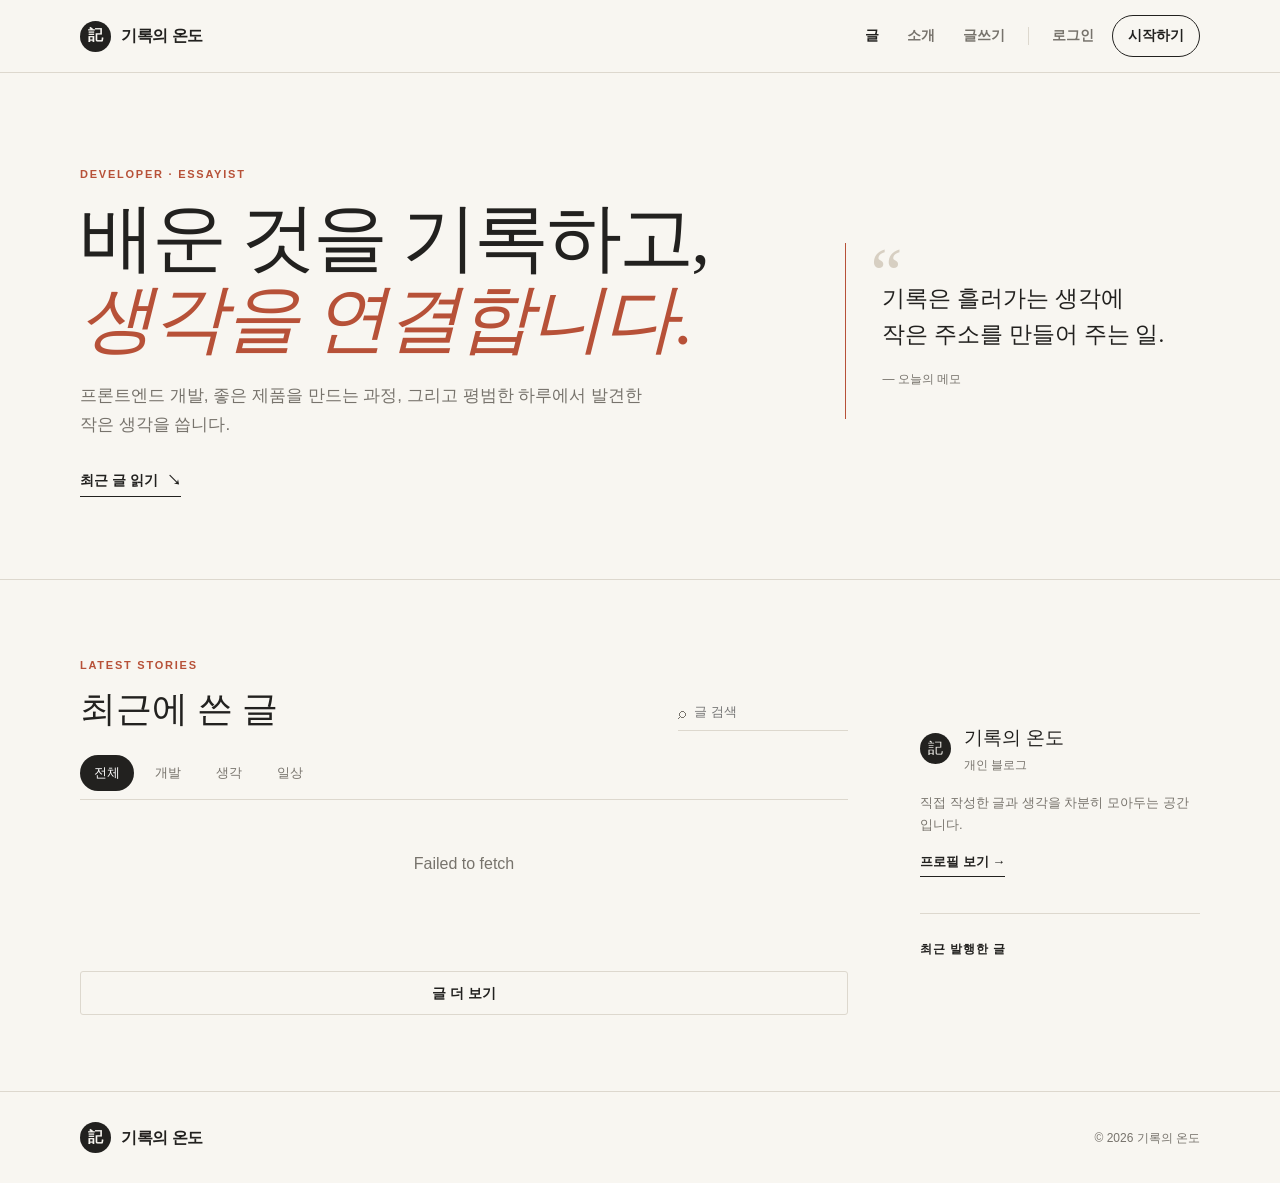
<file: index.html>
<!DOCTYPE html>
<html lang="ko">
<head>
  <meta charset="UTF-8" />
  <meta name="viewport" content="width=device-width, initial-scale=1.0" />
  <meta name="description" content="직접 작성한 글과 생각을 모아두는 개인 블로그" />
  <title>기록의 온도 — 개인 블로그</title>
  <link rel="stylesheet" href="css/style.css" />
</head>
<body data-page="posts">
  <header class="site-header">
    <div class="container header-inner">
      <a class="brand" href="index.html" aria-label="기록의 온도 홈"><span class="brand-mark">記</span><span>기록의 온도</span></a>
      <button class="menu-toggle" type="button" aria-label="메뉴 열기" aria-expanded="false"><span></span><span></span><span></span></button>
      <nav class="site-nav" aria-label="주요 메뉴">
        <a class="active" href="index.html">글</a><a href="profile.html">소개</a><a href="write.html">글쓰기</a>
        <span class="nav-divider" aria-hidden="true"></span><a href="login.html">로그인</a><a class="nav-cta" href="signup.html">시작하기</a>
      </nav>
    </div>
  </header>
  <main>
    <section class="blog-hero">
      <div class="container hero-layout">
        <div><p class="eyebrow">DEVELOPER · ESSAYIST</p><h1>배운 것을 기록하고,<br /><em>생각을 연결합니다.</em></h1><p class="hero-description">프론트엔드 개발, 좋은 제품을 만드는 과정, 그리고 평범한 하루에서 발견한 작은 생각을 씁니다.</p><a class="text-link" href="#latest">최근 글 읽기 <span aria-hidden="true">↘</span></a></div>
        <blockquote class="hero-note"><span class="quote-mark">“</span><p>기록은 흘러가는 생각에<br />작은 주소를 만들어 주는 일.</p><footer>— 오늘의 메모</footer></blockquote>
      </div>
    </section>
    <section class="section" id="latest">
      <div class="container content-layout">
        <div class="content-main">
          <div class="section-heading"><div><p class="eyebrow">LATEST STORIES</p><h2>최근에 쓴 글</h2></div><label class="search-box"><span class="sr-only">글 검색</span><span aria-hidden="true">⌕</span><input id="post-search" type="search" placeholder="글 검색" /></label></div>
          <div class="category-tabs" role="tablist" aria-label="카테고리 필터"><button class="is-active" type="button" data-filter="all">전체</button><button type="button" data-filter="개발">개발</button><button type="button" data-filter="생각">생각</button><button type="button" data-filter="일상">일상</button></div>
          <div id="post-list" class="post-list" aria-live="polite"></div><p id="empty-state" class="empty-state" hidden>조건에 맞는 글이 없습니다.</p><button id="load-more" class="button secondary wide" type="button">글 더 보기</button>
        </div>
        <aside class="sidebar" aria-label="블로그 정보">
          <div class="author-mini"><span class="brand-mark" aria-hidden="true">記</span><div><strong>기록의 온도</strong><p>개인 블로그</p></div></div>
          <p class="sidebar-copy">직접 작성한 글과 생각을 차분히 모아두는 공간입니다.</p><a class="text-link small" href="profile.html">프로필 보기 →</a>
          <div class="sidebar-block"><p class="sidebar-title">최근 발행한 글</p><ol id="popular-list" class="popular-list"></ol></div>
        </aside>
      </div>
    </section>
  </main>
  <footer class="site-footer"><div class="container footer-inner"><a class="brand" href="index.html"><span class="brand-mark">記</span><span>기록의 온도</span></a><p>© 2026 기록의 온도</p></div></footer>
  <script src="js/main.js"></script>
</body>
</html>
</file>
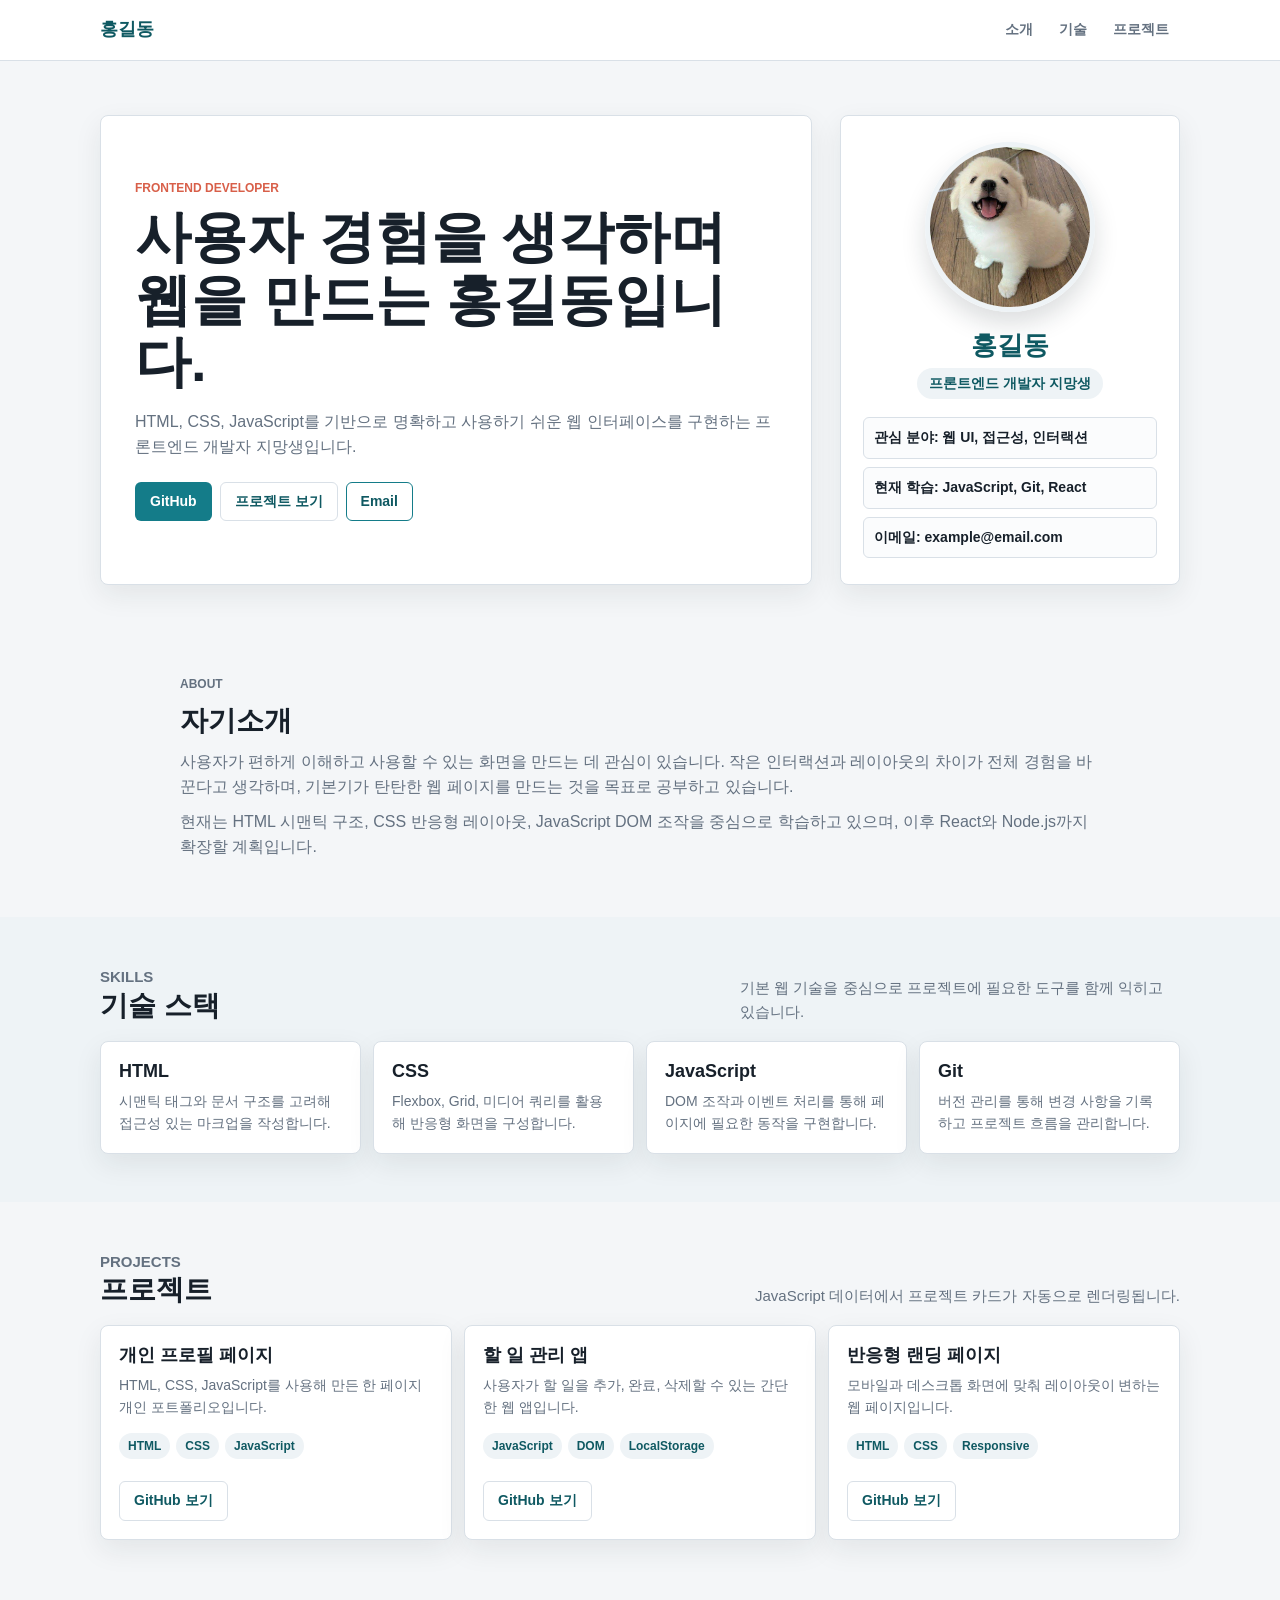
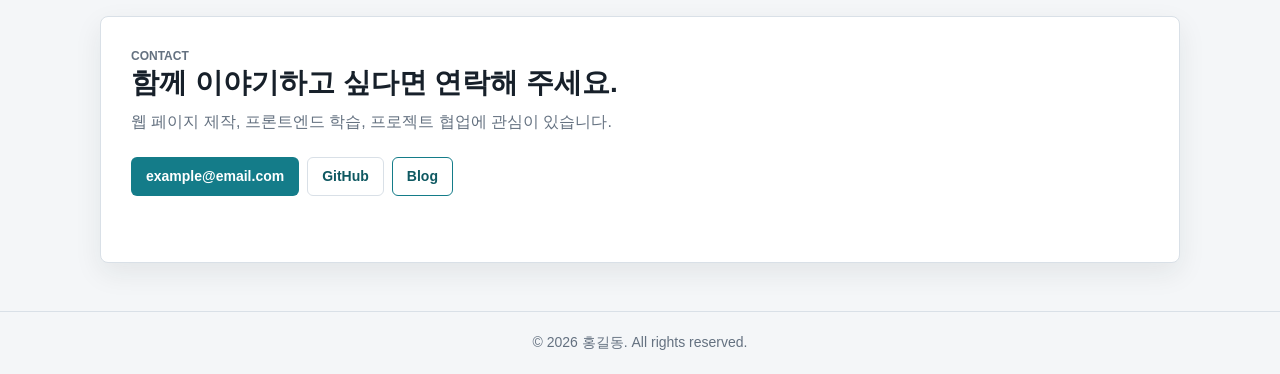
<file: frontend/index.html>
<!DOCTYPE html>
<html lang="ko">
  <head>
    <meta charset="UTF-8" />
    <meta name="viewport" content="width=device-width, initial-scale=1.0" />
    <title>홍길동 | 개인 프로필</title>
    <link rel="stylesheet" href="css/style.css" />
  </head>
  <body>
    <header class="site-header">
      <div class="container header-inner">
        <a class="logo" href="index.html" aria-label="홈으로 이동">홍길동</a>
        <button class="menu-toggle" type="button" aria-label="메뉴 열기" aria-expanded="false">
          <span></span>
          <span></span>
          <span></span>
        </button>
        <nav class="site-nav" aria-label="주요 메뉴">
          <a href="about.html">소개</a>
          <a href="skills.html">기술</a>
          <a href="projects.html">프로젝트</a>
        </nav>
      </div>
    </header>

    <main id="home">
      <section class="hero section">
        <div class="container hero-grid">
          <div class="hero-content">
            <p class="eyebrow">Frontend Developer</p>
            <h1>사용자 경험을 생각하며 웹을 만드는 홍길동입니다.</h1>
            <p class="hero-description">
              HTML, CSS, JavaScript를 기반으로 명확하고 사용하기 쉬운 웹 인터페이스를 구현하는
              프론트엔드 개발자 지망생입니다.
            </p>
            <div class="hero-actions">
              <a class="button primary" href="https://github.com/example" target="_blank" rel="noreferrer">GitHub</a>
              <a class="button secondary" href="projects.html">프로젝트 보기</a>
              <a class="button ghost" href="mailto:example@email.com">Email</a>
            </div>
          </div>

          <div class="profile-card" aria-label="프로필 요약">
            <img class="profile-image" src="assets/images/images.jfif" alt="홍길동 프로필 사진" />
            <h2>홍길동</h2>
            <p>프론트엔드 개발자 지망생</p>
            <ul class="profile-meta">
              <li>관심 분야: 웹 UI, 접근성, 인터랙션</li>
              <li>현재 학습: JavaScript, Git, React</li>
              <li>이메일: example@email.com</li>
            </ul>
          </div>
        </div>
      </section>

      <section id="about" class="section">
        <div class="container narrow">
          <p class="section-label">About</p>
          <h2>자기소개</h2>
          <p>
            사용자가 편하게 이해하고 사용할 수 있는 화면을 만드는 데 관심이 있습니다. 작은
            인터랙션과 레이아웃의 차이가 전체 경험을 바꾼다고 생각하며, 기본기가 탄탄한 웹
            페이지를 만드는 것을 목표로 공부하고 있습니다.
          </p>
          <p>
            현재는 HTML 시맨틱 구조, CSS 반응형 레이아웃, JavaScript DOM 조작을 중심으로
            학습하고 있으며, 이후 React와 Node.js까지 확장할 계획입니다.
          </p>
        </div>
      </section>

      <section id="skills" class="section muted">
        <div class="container">
          <div class="section-heading">
            <div>
              <p class="section-label">Skills</p>
              <h2>기술 스택</h2>
            </div>
            <p>기본 웹 기술을 중심으로 프로젝트에 필요한 도구를 함께 익히고 있습니다.</p>
          </div>
          <div class="skill-grid">
            <article class="skill-card">
              <h3>HTML</h3>
              <p>시맨틱 태그와 문서 구조를 고려해 접근성 있는 마크업을 작성합니다.</p>
            </article>
            <article class="skill-card">
              <h3>CSS</h3>
              <p>Flexbox, Grid, 미디어 쿼리를 활용해 반응형 화면을 구성합니다.</p>
            </article>
            <article class="skill-card">
              <h3>JavaScript</h3>
              <p>DOM 조작과 이벤트 처리를 통해 페이지에 필요한 동작을 구현합니다.</p>
            </article>
            <article class="skill-card">
              <h3>Git</h3>
              <p>버전 관리를 통해 변경 사항을 기록하고 프로젝트 흐름을 관리합니다.</p>
            </article>
          </div>
        </div>
      </section>

      <section id="projects" class="section">
        <div class="container">
          <div class="section-heading">
            <div>
              <p class="section-label">Projects</p>
              <h2>프로젝트</h2>
            </div>
            <p>JavaScript 데이터에서 프로젝트 카드가 자동으로 렌더링됩니다.</p>
          </div>
          <div id="project-list" class="project-grid" aria-live="polite"></div>
        </div>
      </section>

      <section id="contact" class="section contact-section">
        <div class="container contact-box">
          <p class="section-label">Contact</p>
          <h2>함께 이야기하고 싶다면 연락해 주세요.</h2>
          <p>웹 페이지 제작, 프론트엔드 학습, 프로젝트 협업에 관심이 있습니다.</p>
          <div class="contact-actions">
            <a class="button primary" href="mailto:example@email.com" data-contact="email">example@email.com</a>
            <a class="button secondary" href="https://github.com/example" target="_blank" rel="noreferrer">GitHub</a>
            <a class="button ghost" href="https://example.com" target="_blank" rel="noreferrer">Blog</a>
          </div>
          <p id="contact-message" class="contact-message" role="status"></p>
        </div>
      </section>
    </main>

    <footer class="site-footer">
      <div class="container">
        <p>&copy; 2026 홍길동. All rights reserved.</p>
      </div>
    </footer>

    <script src="js/main.js"></script>
  </body>
</html>
</file>
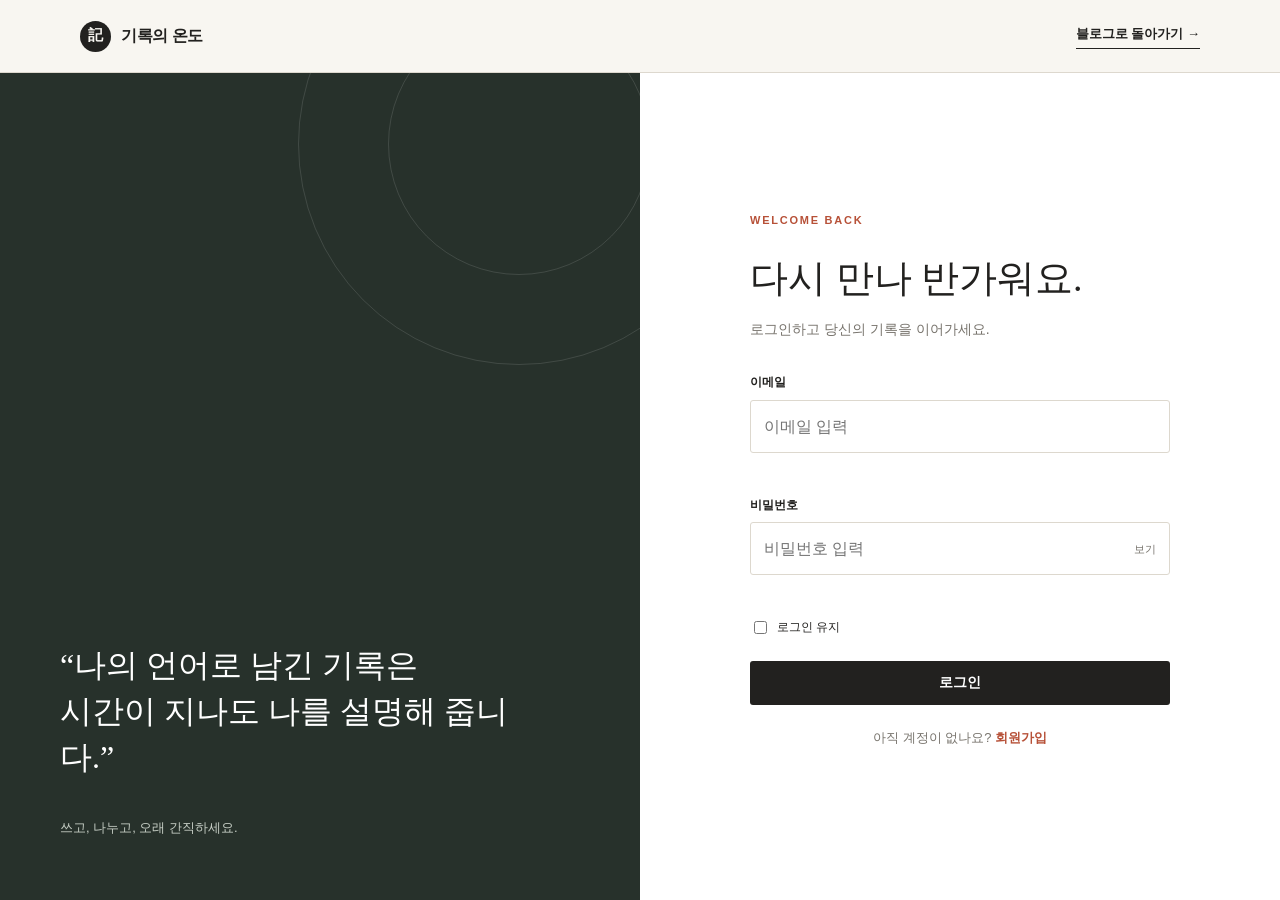
<file: login.html>
<!DOCTYPE html><html lang="ko"><head><meta charset="UTF-8"><meta name="viewport" content="width=device-width,initial-scale=1"><title>로그인 — 기록의 온도</title><link rel="stylesheet" href="css/style.css"></head>
<body><header class="site-header"><div class="container header-inner"><a class="brand" href="index.html"><span class="brand-mark">記</span><span>기록의 온도</span></a><a class="text-link small" href="index.html">블로그로 돌아가기 →</a></div></header>
<main class="auth-page"><section class="auth-visual"><div class="auth-quote"><p>“나의 언어로 남긴 기록은<br>시간이 지나도 나를 설명해 줍니다.”</p><span>쓰고, 나누고, 오래 간직하세요.</span></div></section><section class="auth-panel"><div class="auth-card"><p class="eyebrow">WELCOME BACK</p><h1>다시 만나 반가워요.</h1><p class="auth-sub">로그인하고 당신의 기록을 이어가세요.</p><form class="auth-form" novalidate data-auth-action="login"><div class="success-box" hidden role="status"></div><div class="field"><label for="login-email">이메일</label><input id="login-email" name="email" type="email" autocomplete="email" placeholder="이메일 입력" required><p class="field-error"></p></div><div class="field"><label for="login-password">비밀번호</label><div class="password-wrap"><input id="login-password" name="password" type="password" autocomplete="current-password" placeholder="비밀번호 입력" required><button class="password-toggle" type="button">보기</button></div><p class="field-error"></p></div><div class="form-options"><label class="check"><input type="checkbox" name="remember"> 로그인 유지</label><span></span></div><button class="button primary" type="submit">로그인</button></form><p class="auth-switch">아직 계정이 없나요? <a href="signup.html">회원가입</a></p></div></section></main><script src="js/main.js"></script></body></html>
</file>
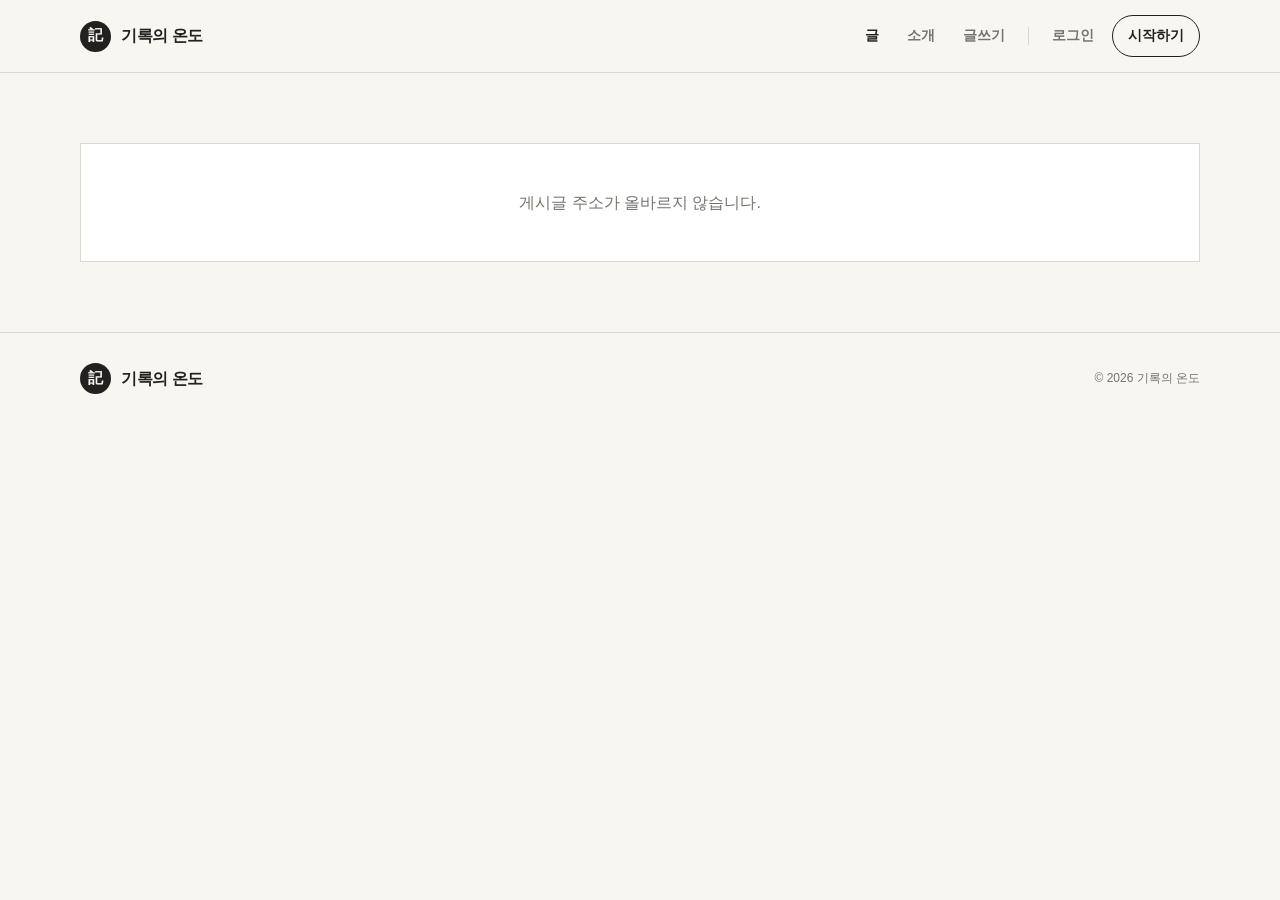
<file: post-detail.html>
<!DOCTYPE html>
<html lang="ko">
<head>
  <meta charset="UTF-8">
  <meta name="viewport" content="width=device-width,initial-scale=1">
  <meta name="description" content="기록의 온도 게시글">
  <title>게시글 — 기록의 온도</title>
  <link rel="stylesheet" href="css/style.css">
</head>
<body>
  <header class="site-header">
    <div class="container header-inner">
      <a class="brand" href="index.html"><span class="brand-mark">記</span><span>기록의 온도</span></a>
      <button class="menu-toggle" type="button" aria-label="메뉴 열기" aria-expanded="false"><span></span><span></span><span></span></button>
      <nav class="site-nav" aria-label="주요 메뉴">
        <a class="active" href="index.html">글</a><a href="profile.html">소개</a><a href="write.html">글쓰기</a>
        <span class="nav-divider"></span><a href="login.html">로그인</a><a class="nav-cta" href="signup.html">시작하기</a>
      </nav>
    </div>
  </header>
  <main>
    <p class="article-error container" data-post-error hidden></p>
    <article data-article hidden>
      <header class="article-header container">
        <span class="category" data-post-category></span>
        <h1 data-post-title>게시글을 불러오는 중입니다.</h1>
        <div class="article-meta">
          <span data-post-author></span><span>·</span><time data-post-date></time><span>·</span><span data-post-read></span>
        </div>
      </header>
      <div class="article-cover" role="img" aria-label="게시글 표지">{ story }</div>
      <div class="container article-layout">
        <aside class="share-rail" aria-label="글 반응 및 공유">
          <button class="icon-button" type="button" data-like aria-label="좋아요" aria-pressed="false">♡</button>
          <button class="icon-button" type="button" data-copy aria-label="링크 복사">↗</button>
        </aside>
        <div class="article-body">
          <p class="lead" data-post-summary></p>
          <div class="article-copy" data-post-content></div>
          <div class="article-author">
            <span class="profile-avatar small" data-post-author-initial aria-hidden="true">?</span>
            <div><strong data-post-author></strong><p>이 글을 작성한 사용자입니다.</p></div>
          </div>
          <nav class="article-nav"><a href="index.html">← 모든 글로 돌아가기</a></nav>
        </div>
      </div>
    </article>
  </main>
  <footer class="site-footer"><div class="container footer-inner"><a class="brand" href="index.html"><span class="brand-mark">記</span><span>기록의 온도</span></a><p>© 2026 기록의 온도</p></div></footer>
  <script src="js/main.js"></script>
</body>
</html>
</file>
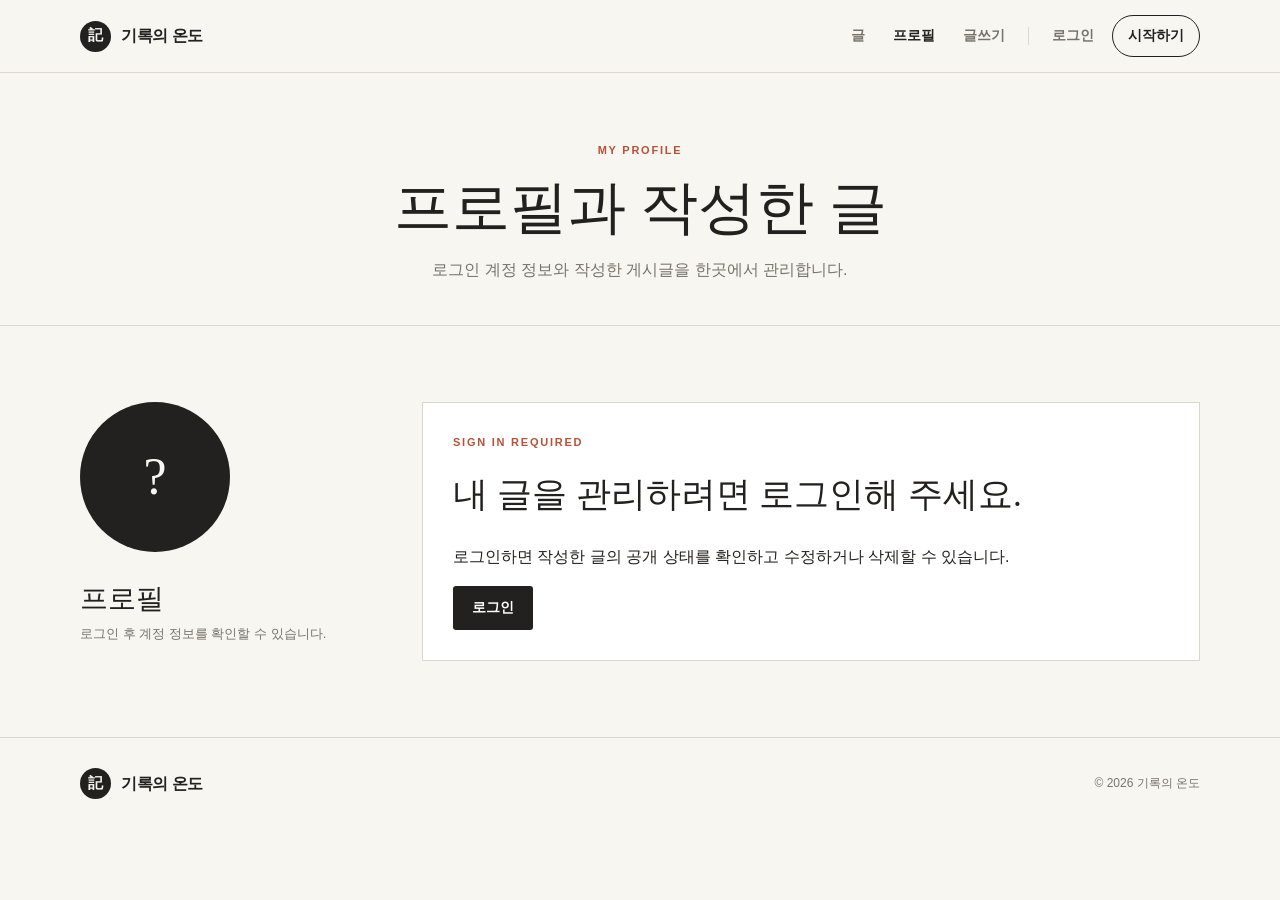
<file: profile.html>
<!DOCTYPE html>
<html lang="ko">
<head>
  <meta charset="UTF-8">
  <meta name="viewport" content="width=device-width,initial-scale=1">
  <title>프로필 — 기록의 온도</title>
  <link rel="stylesheet" href="css/style.css">
</head>
<body>
  <header class="site-header">
    <div class="container header-inner">
      <a class="brand" href="index.html"><span class="brand-mark">記</span><span>기록의 온도</span></a>
      <button class="menu-toggle" type="button" aria-label="메뉴 열기" aria-expanded="false"><span></span><span></span><span></span></button>
      <nav class="site-nav" aria-label="주요 메뉴">
        <a href="index.html">글</a><a class="active" href="profile.html">프로필</a><a href="write.html">글쓰기</a>
        <span class="nav-divider"></span><a href="login.html">로그인</a><a class="nav-cta" href="signup.html">시작하기</a>
      </nav>
    </div>
  </header>
  <main>
    <section class="page-hero center">
      <div class="container">
        <p class="eyebrow">MY PROFILE</p>
        <h1 class="page-title">프로필과 작성한 글</h1>
        <p class="page-intro">로그인 계정 정보와 작성한 게시글을 한곳에서 관리합니다.</p>
      </div>
    </section>
    <section class="section">
      <div class="container profile-layout">
        <aside class="profile-aside">
          <span class="profile-avatar" data-profile-initial aria-hidden="true">?</span>
          <h2 data-profile-name>프로필</h2>
          <p data-profile-email>로그인 후 계정 정보를 확인할 수 있습니다.</p>
        </aside>
        <div class="profile-body">
          <div id="profile-guest" class="profile-guest">
            <p class="eyebrow">SIGN IN REQUIRED</p>
            <h2>내 글을 관리하려면 로그인해 주세요.</h2>
            <p>로그인하면 작성한 글의 공개 상태를 확인하고 수정하거나 삭제할 수 있습니다.</p>
            <a class="button primary" href="login.html">로그인</a>
          </div>
          <section id="my-posts-section" class="post-manager" hidden>
            <div class="manager-heading">
              <div><p class="eyebrow">MY STORIES</p><h2>내 글 관리</h2></div>
              <a class="button primary" href="write.html">새 글 쓰기</a>
            </div>
            <div id="my-posts" class="manage-list" aria-live="polite"></div>
          </section>
        </div>
      </div>
    </section>
  </main>
  <footer class="site-footer"><div class="container footer-inner"><a class="brand" href="index.html"><span class="brand-mark">記</span><span>기록의 온도</span></a><p>© 2026 기록의 온도</p></div></footer>
  <script src="js/main.js"></script>
</body>
</html>
</file>
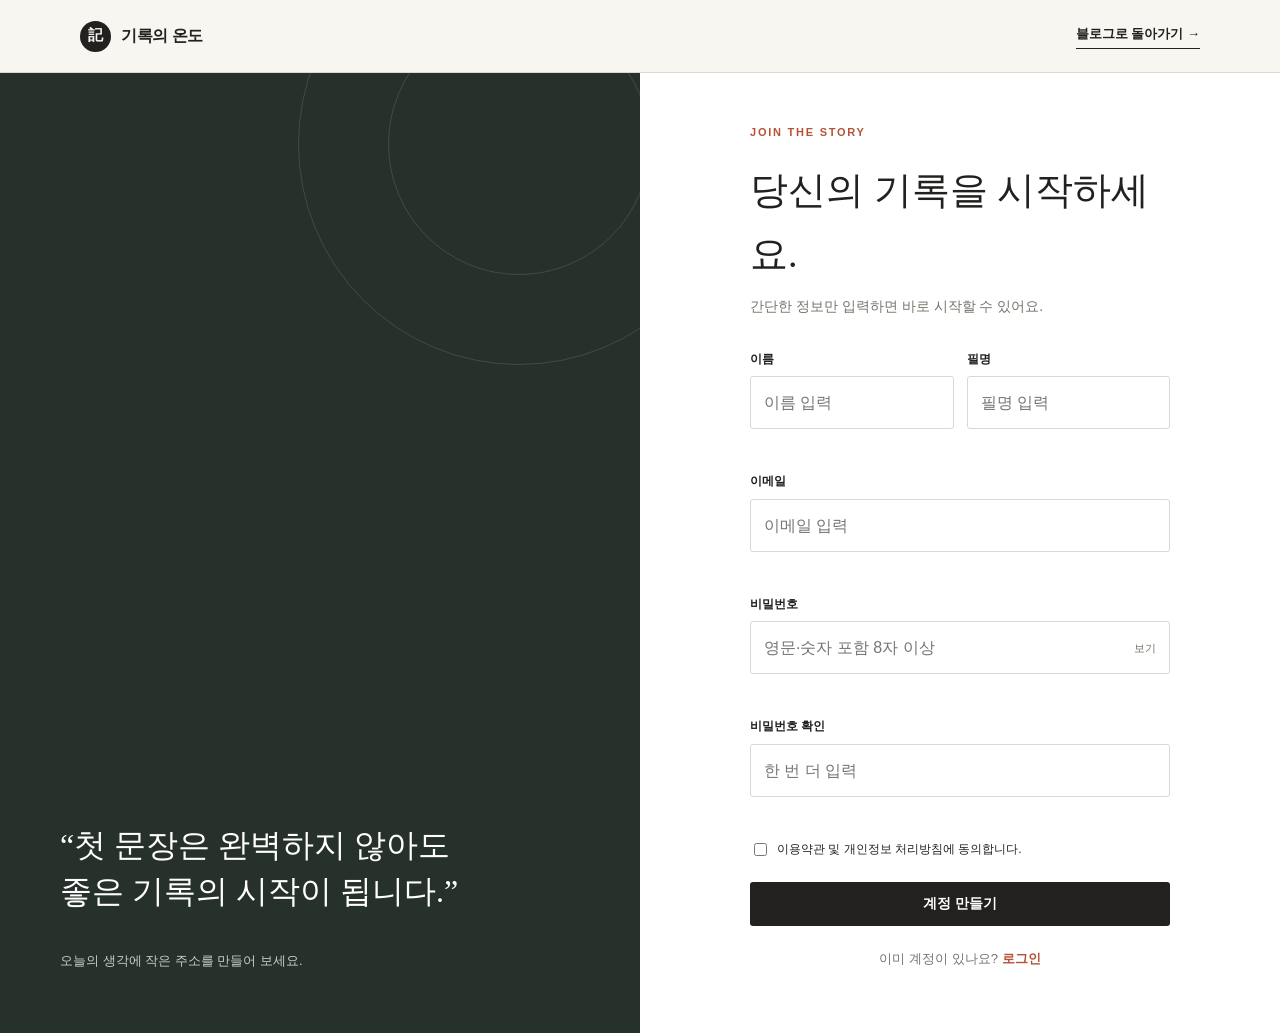
<file: signup.html>
<!DOCTYPE html><html lang="ko"><head><meta charset="UTF-8"><meta name="viewport" content="width=device-width,initial-scale=1"><title>회원가입 — 기록의 온도</title><link rel="stylesheet" href="css/style.css"></head>
<body><header class="site-header"><div class="container header-inner"><a class="brand" href="index.html"><span class="brand-mark">記</span><span>기록의 온도</span></a><a class="text-link small" href="index.html">블로그로 돌아가기 →</a></div></header>
<main class="auth-page"><section class="auth-visual"><div class="auth-quote"><p>“첫 문장은 완벽하지 않아도<br>좋은 기록의 시작이 됩니다.”</p><span>오늘의 생각에 작은 주소를 만들어 보세요.</span></div></section><section class="auth-panel"><div class="auth-card"><p class="eyebrow">JOIN THE STORY</p><h1>당신의 기록을 시작하세요.</h1><p class="auth-sub">간단한 정보만 입력하면 바로 시작할 수 있어요.</p><form class="auth-form" novalidate data-auth-action="signup"><div class="success-box" hidden role="status"></div><div class="field-row"><div class="field"><label for="signup-name">이름</label><input id="signup-name" name="name" type="text" autocomplete="name" placeholder="이름 입력" required><p class="field-error"></p></div><div class="field"><label for="signup-nickname">필명</label><input id="signup-nickname" name="nickname" type="text" placeholder="필명 입력" required><p class="field-error"></p></div></div><div class="field"><label for="signup-email">이메일</label><input id="signup-email" name="email" type="email" autocomplete="email" placeholder="이메일 입력" required><p class="field-error"></p></div><div class="field"><label for="signup-password">비밀번호</label><div class="password-wrap"><input id="signup-password" name="password" type="password" autocomplete="new-password" placeholder="영문·숫자 포함 8자 이상" required><button class="password-toggle" type="button">보기</button></div><p class="field-error"></p></div><div class="field"><label for="signup-confirm">비밀번호 확인</label><input id="signup-confirm" name="passwordConfirm" type="password" autocomplete="new-password" placeholder="한 번 더 입력" required><p class="field-error"></p></div><div class="form-options"><label class="check"><input type="checkbox" name="terms" required> 이용약관 및 개인정보 처리방침에 동의합니다.</label></div><button class="button primary" type="submit">계정 만들기</button></form><p class="auth-switch">이미 계정이 있나요? <a href="login.html">로그인</a></p></div></section></main><script src="js/main.js"></script></body></html>
</file>
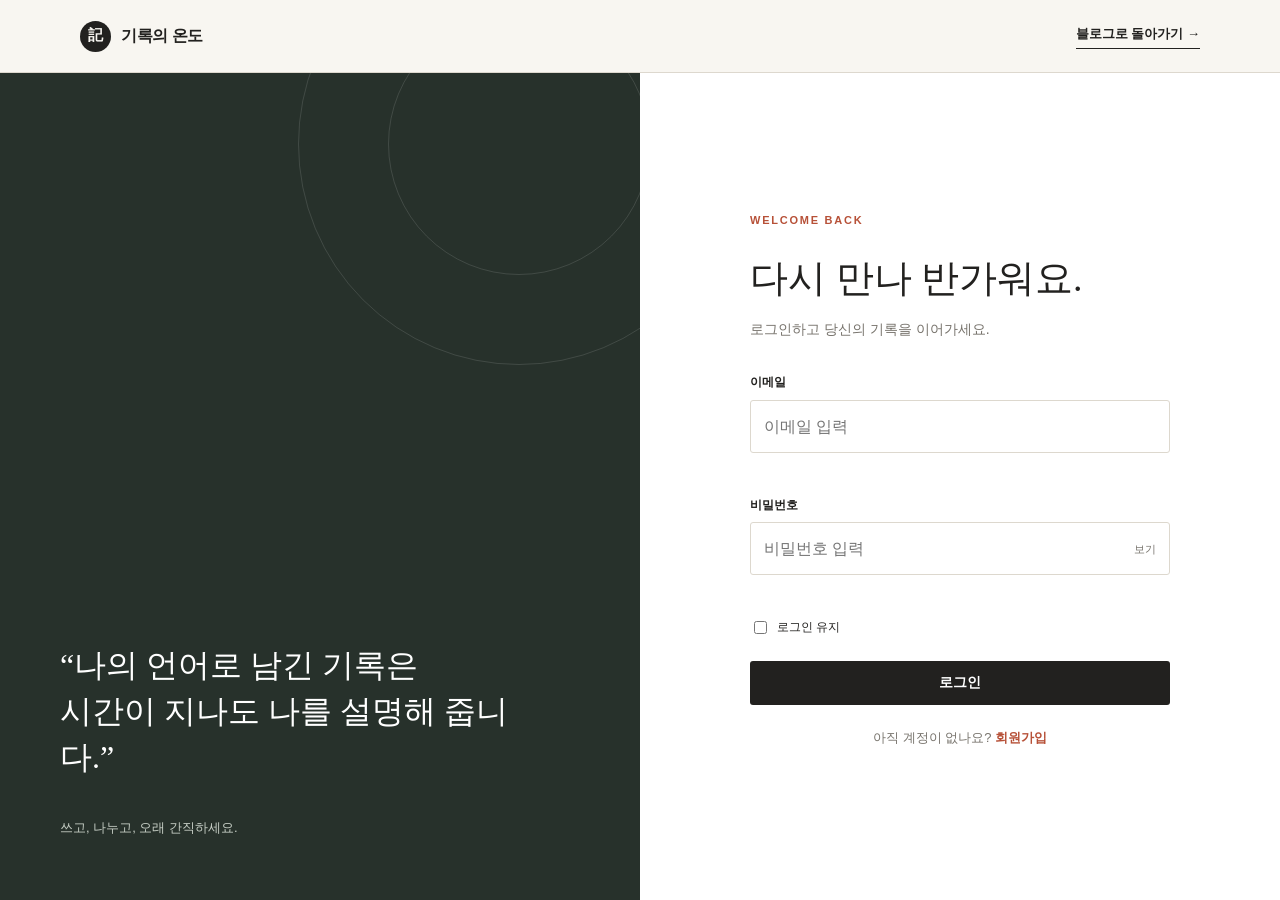
<file: write.html>
<!DOCTYPE html><html lang="ko"><head><meta charset="UTF-8"><meta name="viewport" content="width=device-width,initial-scale=1"><title>새 글 쓰기 — 기록의 온도</title><link rel="stylesheet" href="css/style.css"></head>
<body><main class="editor-shell"><header class="editor-top"><a class="brand" href="index.html"><span class="brand-mark">記</span><span>기록의 온도</span></a><p class="draft-status" role="status">새 글</p><div class="editor-actions"><button class="button secondary" type="button" data-save>임시저장</button><button class="button primary" type="submit" form="editor-form">발행하기</button></div></header><form id="editor-form" class="editor-form editor-main"><label class="sr-only" for="editor-category">카테고리</label><select id="editor-category" class="editor-category"><option>개발</option><option>생각</option><option>일상</option></select><label class="sr-only" for="post-title">제목</label><input id="post-title" class="title-input" type="text" placeholder="제목을 입력하세요" maxlength="80"><label class="sr-only" for="post-summary">요약</label><input id="post-summary" class="summary-input" type="text" placeholder="이 글을 소개하는 짧은 문장을 적어주세요" maxlength="140"><div class="editor-toolbar" aria-label="서식 도구"><button type="button" data-format="**" title="굵게"><strong>B</strong></button><button type="button" data-format="_" title="기울임"><em>I</em></button><button type="button" data-format="## " title="제목">H</button><button type="button" data-format="> " title="인용">❝</button><button type="button" data-format="`" title="코드">&lt;/&gt;</button></div><label class="sr-only" for="post-body">본문</label><textarea id="post-body" class="body-input" placeholder="당신의 이야기를 시작해 보세요.&#10;&#10;완벽한 문장보다 솔직한 첫 문장이면 충분합니다."></textarea></form></main><script src="js/main.js"></script></body></html>
</file>
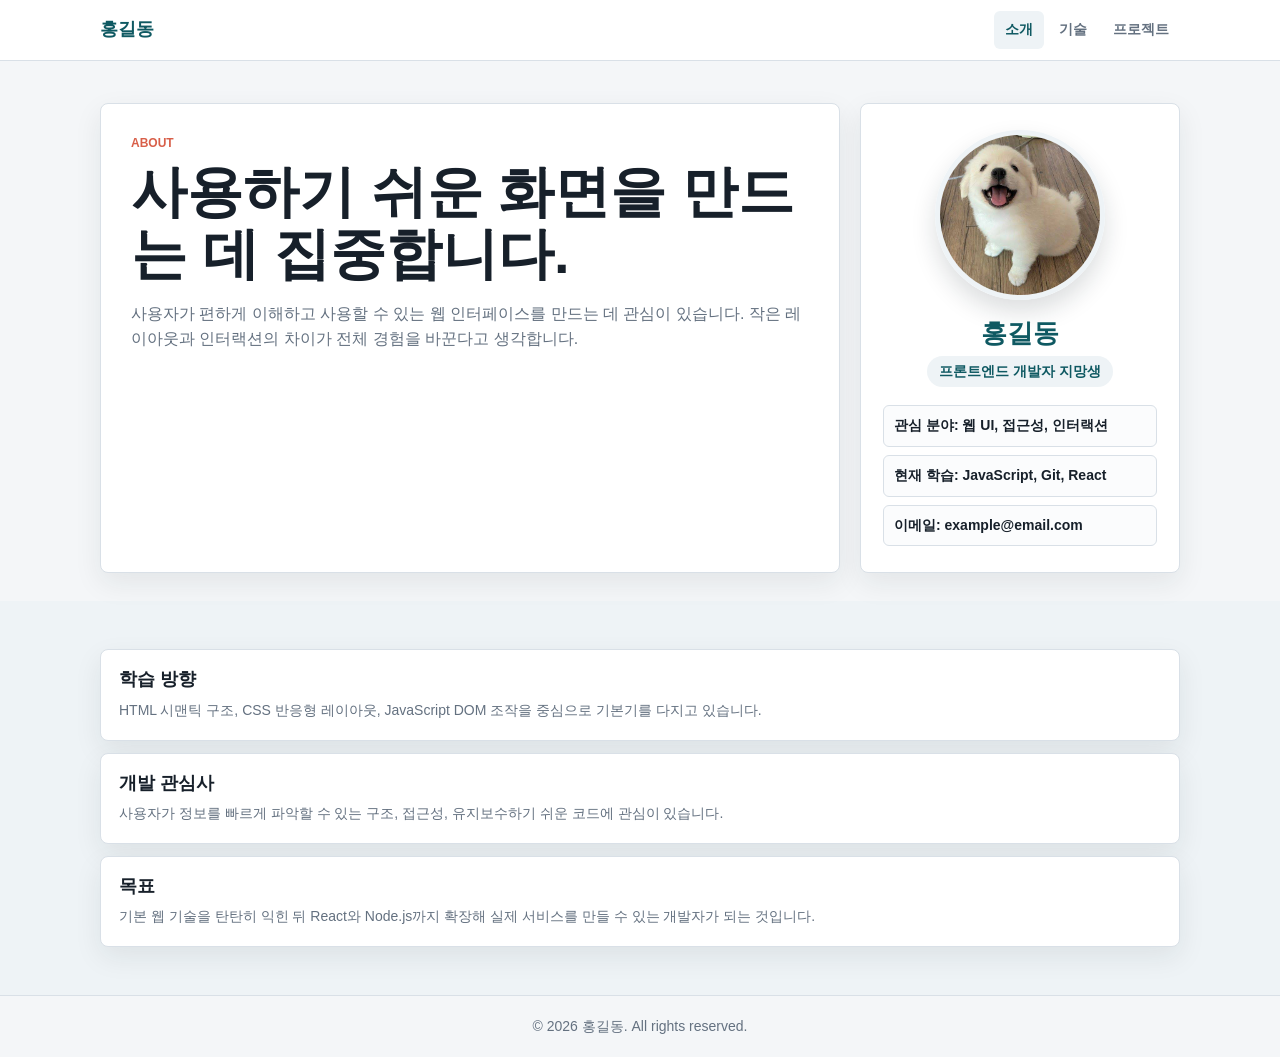
<file: frontend/about.html>
<!DOCTYPE html>
<html lang="ko">
  <head>
    <meta charset="UTF-8" />
    <meta name="viewport" content="width=device-width, initial-scale=1.0" />
    <title>소개 | 홍길동</title>
    <link rel="stylesheet" href="css/style.css" />
  </head>
  <body>
    <header class="site-header">
      <div class="container header-inner">
        <a class="logo" href="index.html" aria-label="홈으로 이동">홍길동</a>
        <button class="menu-toggle" type="button" aria-label="메뉴 열기" aria-expanded="false">
          <span></span>
          <span></span>
          <span></span>
        </button>
        <nav class="site-nav" aria-label="주요 메뉴">
          <a class="active" href="about.html">소개</a>
          <a href="skills.html">기술</a>
          <a href="projects.html">프로젝트</a>
        </nav>
      </div>
    </header>

    <main>
      <section class="section page-hero">
        <div class="container page-grid">
          <div class="page-panel">
            <p class="section-label">About</p>
            <h1>사용하기 쉬운 화면을 만드는 데 집중합니다.</h1>
            <p>
              사용자가 편하게 이해하고 사용할 수 있는 웹 인터페이스를 만드는 데 관심이 있습니다.
              작은 레이아웃과 인터랙션의 차이가 전체 경험을 바꾼다고 생각합니다.
            </p>
          </div>
          <aside class="profile-card" aria-label="프로필 요약">
            <img class="profile-image" src="assets/images/images.jfif" alt="홍길동 프로필 사진" />
            <h2>홍길동</h2>
            <p>프론트엔드 개발자 지망생</p>
            <ul class="profile-meta">
              <li>관심 분야: 웹 UI, 접근성, 인터랙션</li>
              <li>현재 학습: JavaScript, Git, React</li>
              <li>이메일: example@email.com</li>
            </ul>
          </aside>
        </div>
      </section>

      <section class="section muted">
        <div class="container content-list">
          <article class="skill-card">
            <h3>학습 방향</h3>
            <p>HTML 시맨틱 구조, CSS 반응형 레이아웃, JavaScript DOM 조작을 중심으로 기본기를 다지고 있습니다.</p>
          </article>
          <article class="skill-card">
            <h3>개발 관심사</h3>
            <p>사용자가 정보를 빠르게 파악할 수 있는 구조, 접근성, 유지보수하기 쉬운 코드에 관심이 있습니다.</p>
          </article>
          <article class="skill-card">
            <h3>목표</h3>
            <p>기본 웹 기술을 탄탄히 익힌 뒤 React와 Node.js까지 확장해 실제 서비스를 만들 수 있는 개발자가 되는 것입니다.</p>
          </article>
        </div>
      </section>
    </main>

    <footer class="site-footer">
      <div class="container">
        <p>&copy; 2026 홍길동. All rights reserved.</p>
      </div>
    </footer>

    <script src="js/main.js"></script>
  </body>
</html>
</file>
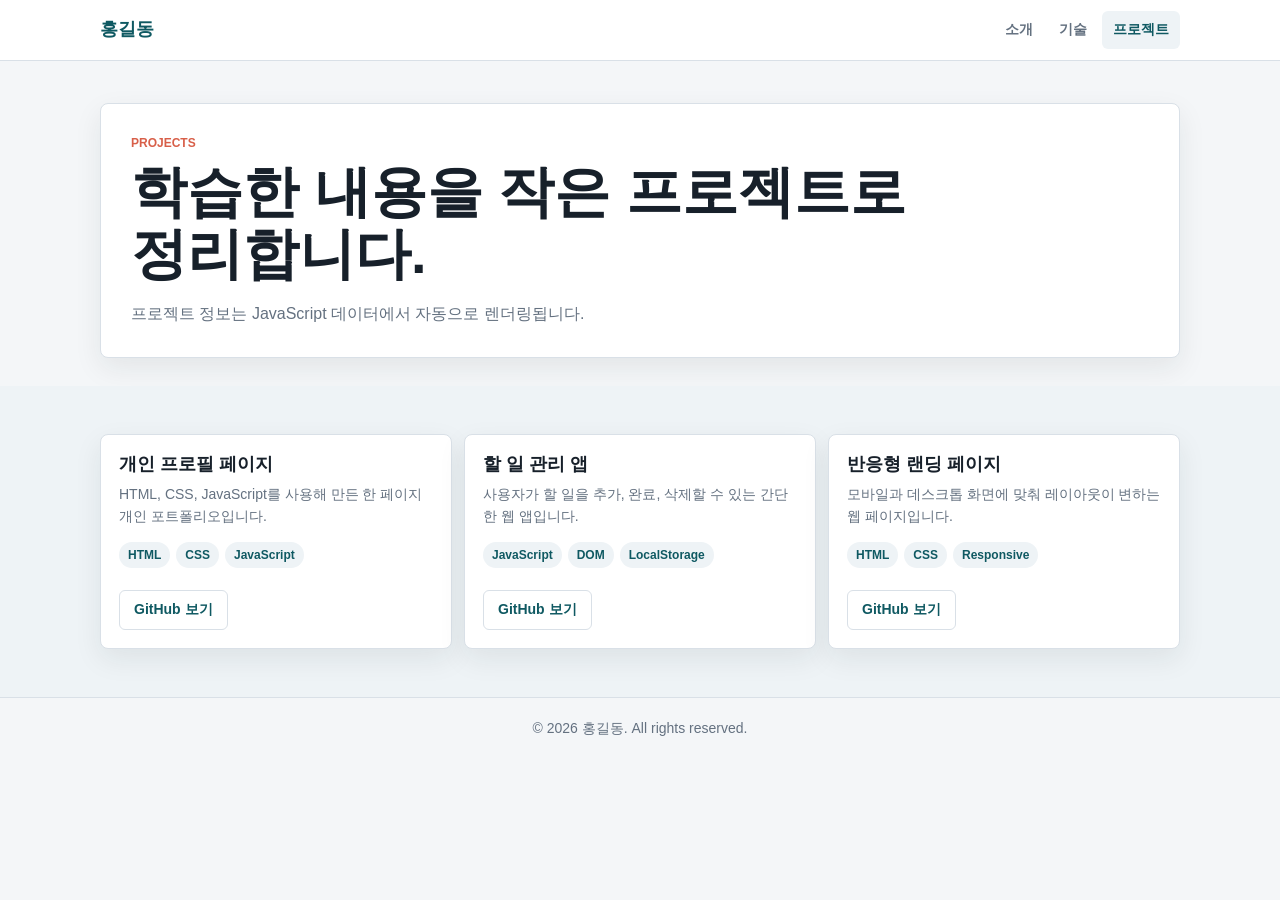
<file: frontend/projects.html>
<!DOCTYPE html>
<html lang="ko">
  <head>
    <meta charset="UTF-8" />
    <meta name="viewport" content="width=device-width, initial-scale=1.0" />
    <title>프로젝트 | 홍길동</title>
    <link rel="stylesheet" href="css/style.css" />
  </head>
  <body>
    <header class="site-header">
      <div class="container header-inner">
        <a class="logo" href="index.html" aria-label="홈으로 이동">홍길동</a>
        <button class="menu-toggle" type="button" aria-label="메뉴 열기" aria-expanded="false">
          <span></span>
          <span></span>
          <span></span>
        </button>
        <nav class="site-nav" aria-label="주요 메뉴">
          <a href="about.html">소개</a>
          <a href="skills.html">기술</a>
          <a class="active" href="projects.html">프로젝트</a>
        </nav>
      </div>
    </header>

    <main>
      <section class="section page-hero">
        <div class="container page-panel">
          <p class="section-label">Projects</p>
          <h1>학습한 내용을 작은 프로젝트로 정리합니다.</h1>
          <p>프로젝트 정보는 JavaScript 데이터에서 자동으로 렌더링됩니다.</p>
        </div>
      </section>

      <section class="section muted">
        <div class="container">
          <div id="project-list" class="project-grid" aria-live="polite"></div>
        </div>
      </section>
    </main>

    <footer class="site-footer">
      <div class="container">
        <p>&copy; 2026 홍길동. All rights reserved.</p>
      </div>
    </footer>

    <script src="js/main.js"></script>
  </body>
</html>
</file>
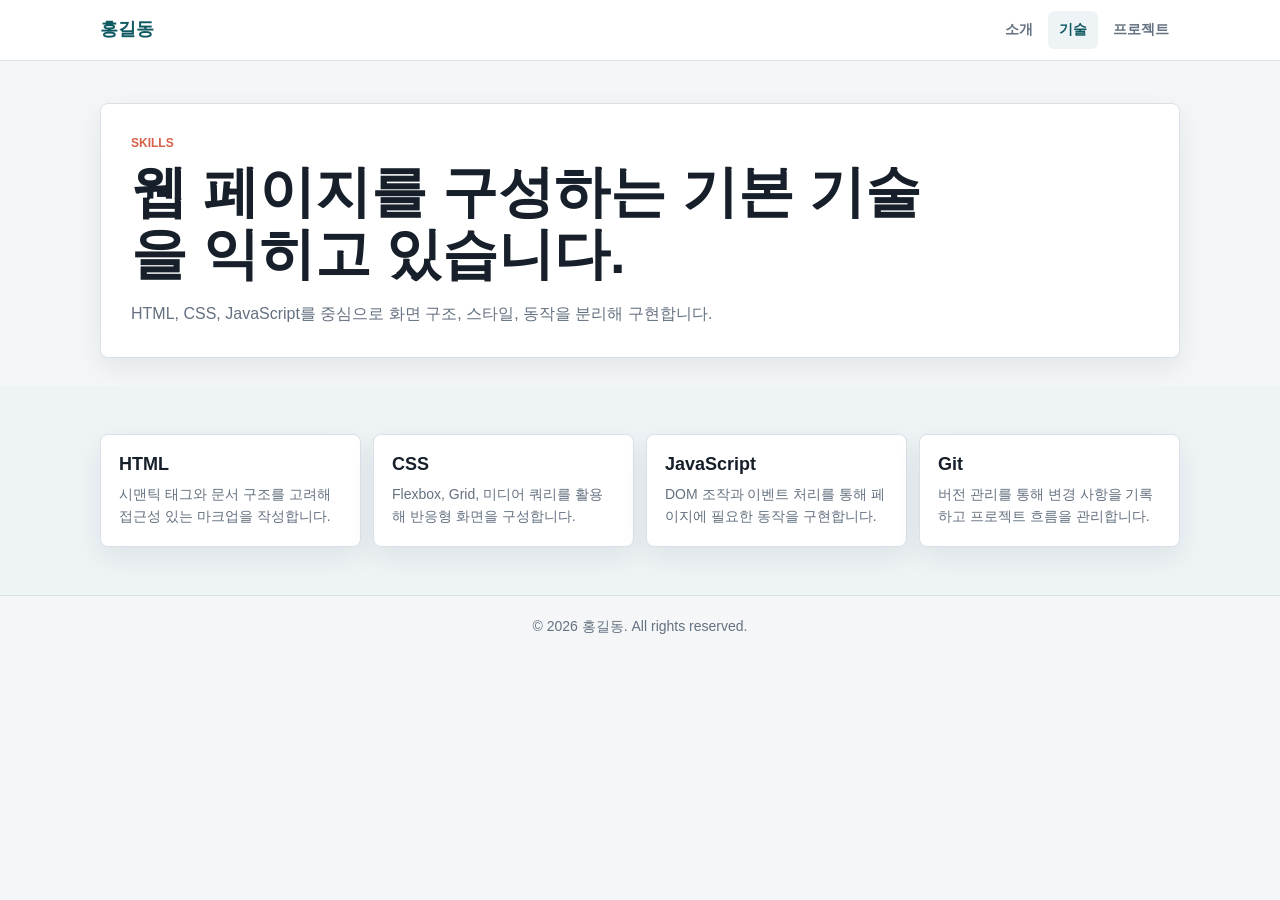
<file: frontend/skills.html>
<!DOCTYPE html>
<html lang="ko">
  <head>
    <meta charset="UTF-8" />
    <meta name="viewport" content="width=device-width, initial-scale=1.0" />
    <title>기술 | 홍길동</title>
    <link rel="stylesheet" href="css/style.css" />
  </head>
  <body>
    <header class="site-header">
      <div class="container header-inner">
        <a class="logo" href="index.html" aria-label="홈으로 이동">홍길동</a>
        <button class="menu-toggle" type="button" aria-label="메뉴 열기" aria-expanded="false">
          <span></span>
          <span></span>
          <span></span>
        </button>
        <nav class="site-nav" aria-label="주요 메뉴">
          <a href="about.html">소개</a>
          <a class="active" href="skills.html">기술</a>
          <a href="projects.html">프로젝트</a>
        </nav>
      </div>
    </header>

    <main>
      <section class="section page-hero">
        <div class="container page-panel">
          <p class="section-label">Skills</p>
          <h1>웹 페이지를 구성하는 기본 기술을 익히고 있습니다.</h1>
          <p>HTML, CSS, JavaScript를 중심으로 화면 구조, 스타일, 동작을 분리해 구현합니다.</p>
        </div>
      </section>

      <section class="section muted">
        <div class="container skill-grid">
          <article class="skill-card">
            <h3>HTML</h3>
            <p>시맨틱 태그와 문서 구조를 고려해 접근성 있는 마크업을 작성합니다.</p>
          </article>
          <article class="skill-card">
            <h3>CSS</h3>
            <p>Flexbox, Grid, 미디어 쿼리를 활용해 반응형 화면을 구성합니다.</p>
          </article>
          <article class="skill-card">
            <h3>JavaScript</h3>
            <p>DOM 조작과 이벤트 처리를 통해 페이지에 필요한 동작을 구현합니다.</p>
          </article>
          <article class="skill-card">
            <h3>Git</h3>
            <p>버전 관리를 통해 변경 사항을 기록하고 프로젝트 흐름을 관리합니다.</p>
          </article>
        </div>
      </section>
    </main>

    <footer class="site-footer">
      <div class="container">
        <p>&copy; 2026 홍길동. All rights reserved.</p>
      </div>
    </footer>

    <script src="js/main.js"></script>
  </body>
</html>
</file>
<file: css/style.css>
:root{--ink:#22211f;--muted:#77736c;--paper:#f8f6f1;--white:#fff;--line:#ddd8ce;--accent:#b75138;--soft:#efebe3;--serif:"Iowan Old Style","Noto Serif KR",Georgia,serif;--sans:"Pretendard","Apple SD Gothic Neo","Noto Sans KR",Arial,sans-serif;--shadow:0 18px 50px rgba(50,42,30,.08)}
*{box-sizing:border-box}html{scroll-behavior:smooth}body{margin:0;background:var(--paper);color:var(--ink);font-family:var(--sans);line-height:1.7}a{color:inherit;text-decoration:none}img{display:block;max-width:100%}button,input,textarea,select{font:inherit}button{color:inherit}h1,h2,h3,p{margin-top:0}.container{width:min(1120px,calc(100% - 40px));margin:0 auto}.sr-only{position:absolute;width:1px;height:1px;padding:0;margin:-1px;overflow:hidden;clip:rect(0,0,0,0);white-space:nowrap;border:0}
.site-header{position:sticky;top:0;z-index:20;background:rgba(248,246,241,.94);border-bottom:1px solid var(--line);backdrop-filter:blur(14px)}.header-inner{display:flex;align-items:center;justify-content:space-between;min-height:72px}.brand{display:inline-flex;align-items:center;gap:10px;font-weight:700;letter-spacing:-.03em}.brand-mark{display:grid;place-items:center;width:31px;height:31px;background:var(--ink);color:var(--paper);font-family:serif;border-radius:50%;font-size:15px}.site-nav{display:flex;align-items:center;gap:8px}.site-nav a{padding:8px 10px;color:var(--muted);font-size:14px;font-weight:600}.site-nav a:hover,.site-nav a.active{color:var(--ink)}.site-nav .nav-cta{padding:8px 15px;border:1px solid var(--ink);border-radius:999px;color:var(--ink)}.nav-divider{width:1px;height:18px;background:var(--line);margin:0 5px}.menu-toggle{display:none;border:0;background:none;padding:8px}.menu-toggle span{display:block;width:22px;height:2px;margin:4px;background:var(--ink)}
.blog-hero{padding:92px 0 82px;border-bottom:1px solid var(--line)}.hero-layout{display:grid;grid-template-columns:1.45fr .75fr;gap:80px;align-items:center}.eyebrow{margin-bottom:13px;color:var(--accent);font-size:11px;font-weight:700;letter-spacing:.16em}.blog-hero h1{max-width:720px;margin-bottom:23px;font-family:var(--serif);font-size:clamp(45px,6.3vw,75px);font-weight:400;line-height:1.08;letter-spacing:-.035em}.blog-hero h1 em{color:var(--accent);font-weight:400}.hero-description{max-width:580px;margin-bottom:27px;color:var(--muted);font-size:17px}.text-link{display:inline-flex;gap:9px;align-items:center;padding-bottom:3px;border-bottom:1px solid currentColor;color:var(--ink);font-size:14px;font-weight:700}.text-link.small{font-size:13px}.hero-note{position:relative;margin:0;padding:38px 0 30px 36px;border-left:1px solid var(--accent);font-family:var(--serif)}.hero-note .quote-mark{position:absolute;top:-5px;left:24px;color:#d7cfc2;font-size:72px;line-height:1}.hero-note p{position:relative;margin:0 0 16px;font-size:23px;line-height:1.55}.hero-note footer{color:var(--muted);font-family:var(--sans);font-size:12px}
.section{padding:76px 0}.content-layout{display:grid;grid-template-columns:minmax(0,1fr) 280px;gap:72px}.section-heading{display:flex;align-items:end;justify-content:space-between;gap:20px;margin-bottom:24px}.section-heading h2,.page-title{margin:0;font-family:var(--serif);font-size:36px;font-weight:400;line-height:1.2}.search-box{display:flex;align-items:center;gap:8px;width:170px;border-bottom:1px solid var(--line);color:var(--muted)}.search-box input{width:100%;padding:7px 0;border:0;outline:0;background:transparent;font-size:13px}.category-tabs{display:flex;gap:7px;margin-bottom:8px}.category-tabs button{border:0;border-radius:99px;background:transparent;padding:7px 14px;color:var(--muted);font-size:13px;cursor:pointer}.category-tabs button:hover,.category-tabs button.is-active{background:var(--ink);color:var(--white)}.post-list{border-top:1px solid var(--line)}.post-item{display:grid;grid-template-columns:1fr 158px;gap:32px;padding:28px 0;border-bottom:1px solid var(--line)}.post-content{display:flex;flex-direction:column;align-items:flex-start}.post-meta{display:flex;gap:10px;align-items:center;margin-bottom:10px;color:var(--muted);font-size:11px}.category{color:var(--accent);font-weight:700}.post-item h3{margin:0 0 8px;font-family:var(--serif);font-size:24px;font-weight:400;line-height:1.35}.post-item h3 a:hover{color:var(--accent)}.post-excerpt{display:-webkit-box;margin:0;color:var(--muted);font-size:14px;overflow:hidden;-webkit-line-clamp:2;-webkit-box-orient:vertical}.post-thumb{height:116px;border-radius:3px;object-fit:cover;filter:saturate(.65)}.post-thumb.placeholder{display:grid;place-items:center;background:#d9d2c6;color:#6f695f;font-family:var(--serif);font-size:28px}.button{display:inline-flex;align-items:center;justify-content:center;min-height:44px;border:1px solid transparent;border-radius:3px;padding:9px 18px;font-size:14px;font-weight:700;cursor:pointer;transition:.2s}.button.primary{background:var(--ink);color:#fff}.button.primary:hover{background:var(--accent)}.button.secondary{border-color:var(--line);background:transparent}.button.secondary:hover{border-color:var(--ink)}.button.wide{width:100%;margin-top:28px}.empty-state{padding:50px;text-align:center;color:var(--muted)}
.sidebar{padding-top:66px}.author-mini{display:flex;align-items:center;gap:13px}.author-mini img{width:52px;height:52px;border-radius:50%;object-fit:cover;filter:grayscale(.2)}.author-mini strong{font-family:var(--serif);font-size:19px;font-weight:400}.author-mini p{margin:0;color:var(--muted);font-size:12px}.sidebar-copy{margin:17px 0 11px;color:var(--muted);font-size:13px}.sidebar-block,.newsletter{margin-top:36px;padding-top:25px;border-top:1px solid var(--line)}.sidebar-title{margin-bottom:16px;color:var(--ink);font-size:12px;font-weight:700;letter-spacing:.08em}.popular-list{margin:0;padding:0;list-style:none}.popular-list li{display:grid;grid-template-columns:27px 1fr;gap:8px;margin-bottom:15px;line-height:1.5}.popular-list span{color:#b8b0a4;font-family:var(--serif)}.popular-list a{font-size:13px;font-weight:600}.newsletter>p:not(.sidebar-title){color:var(--muted);font-size:12px}.inline-form{display:flex;border-bottom:1px solid var(--ink)}.inline-form input{min-width:0;flex:1;border:0;outline:0;background:transparent;padding:8px 2px;font-size:12px}.inline-form button{border:0;background:transparent;cursor:pointer}.form-status{min-height:20px;margin:7px 0 0;color:var(--accent)!important;font-size:11px!important}.site-footer{padding:30px 0;border-top:1px solid var(--line)}.footer-inner{display:flex;align-items:center;justify-content:space-between;gap:20px}.footer-inner p{margin:0;color:var(--muted);font-size:12px}.footer-inner>div{display:flex;gap:18px;font-size:12px}
.auth-page{min-height:calc(100vh - 73px);display:grid;grid-template-columns:1fr 1fr}.auth-visual{position:relative;display:flex;align-items:flex-end;padding:60px;background:#27312b;overflow:hidden;color:#fff}.auth-visual::before,.auth-visual::after{content:"";position:absolute;border:1px solid rgba(255,255,255,.12);border-radius:50%}.auth-visual::before{width:440px;height:440px;top:-150px;right:-100px}.auth-visual::after{width:260px;height:260px;top:-60px;right:-10px}.auth-quote{position:relative;max-width:480px}.auth-quote p{font-family:var(--serif);font-size:32px;line-height:1.45}.auth-quote span{color:#c7cfc6;font-size:13px}.auth-panel{display:grid;place-items:center;padding:50px 30px;background:var(--white)}.auth-card{width:min(100%,420px)}.auth-card h1{margin:16px 0 8px;font-family:var(--serif);font-size:38px;font-weight:400}.auth-sub{margin-bottom:30px;color:var(--muted);font-size:14px}.field{display:grid;gap:7px;margin-bottom:17px}.field-row{display:grid;grid-template-columns:1fr 1fr;gap:13px}.field label{font-size:12px;font-weight:700}.field input,.field textarea,.field select{width:100%;border:1px solid var(--line);border-radius:3px;background:var(--white);padding:12px 13px;outline:0}.field input:focus,.field textarea:focus,.field select:focus{border-color:var(--ink)}.field-error{min-height:18px;margin:0;color:#a63f2c;font-size:11px}.password-wrap{position:relative}.password-wrap input{padding-right:52px}.password-toggle{position:absolute;right:8px;top:50%;transform:translateY(-50%);border:0;background:none;color:var(--muted);font-size:11px;cursor:pointer}.form-options{display:flex;justify-content:space-between;align-items:center;margin:2px 0 23px;font-size:12px}.check{display:flex;align-items:center;gap:7px}.check input{accent-color:var(--ink)}.form-options a,.auth-switch a{color:var(--accent);font-weight:700}.auth-card .button{width:100%}.auth-card .button:disabled{cursor:wait;opacity:.65}.auth-switch{margin-top:22px;color:var(--muted);font-size:13px;text-align:center}.success-box{padding:11px;margin-bottom:15px;background:#edf4ed;color:#496149;font-size:13px;text-align:center}.success-box.is-error{background:#f8e9e6;color:#953b29}
.page-hero{padding:68px 0 42px;border-bottom:1px solid var(--line)}.page-hero.center{text-align:center}.page-hero .page-title{font-size:clamp(40px,5vw,58px)}.page-intro{max-width:600px;margin:14px auto 0;color:var(--muted)}.profile-layout{display:grid;grid-template-columns:270px 1fr;gap:72px}.profile-aside{position:sticky;top:105px;align-self:start}.profile-photo{width:180px;height:180px;border-radius:50%;object-fit:cover;margin-bottom:23px}.profile-aside h2{margin:0;font-family:var(--serif);font-size:28px;font-weight:400}.profile-aside>p{color:var(--muted);font-size:13px}.social-links{display:flex;gap:12px;margin-top:20px}.social-links a{border-bottom:1px solid var(--line);font-size:12px}.profile-body h2{margin:0 0 18px;font-family:var(--serif);font-size:35px;font-weight:400}.profile-body>p{color:#55514b}.profile-section{margin-top:50px;padding-top:34px;border-top:1px solid var(--line)}.profile-section h3{font-size:13px;letter-spacing:.08em}.timeline{list-style:none;margin:20px 0 0;padding:0}.timeline li{display:grid;grid-template-columns:100px 1fr;gap:20px;margin-bottom:20px}.timeline time{color:var(--muted);font-size:12px}.timeline strong{display:block}.timeline p{margin:3px 0 0;color:var(--muted);font-size:13px}.tag-list{display:flex;flex-wrap:wrap;gap:8px}.tag-list span{padding:6px 11px;border:1px solid var(--line);border-radius:99px;font-size:12px}
.article-header{padding:75px 0 50px;text-align:center}.article-header .category{display:inline-block;margin-bottom:14px;font-size:12px}.article-header h1{max-width:820px;margin:0 auto 20px;font-family:var(--serif);font-size:clamp(42px,6vw,67px);font-weight:400;line-height:1.18}.article-meta{display:flex;justify-content:center;gap:12px;color:var(--muted);font-size:12px}.article-cover{height:430px;background:linear-gradient(135deg,#5f6e64,#b7a891);display:grid;place-items:center;color:rgba(255,255,255,.82);font-family:var(--serif);font-size:56px}.article-layout{display:grid;grid-template-columns:80px minmax(0,680px) 1fr;gap:42px;padding-top:60px}.share-rail{position:sticky;top:110px;align-self:start;display:grid;gap:9px}.icon-button{display:grid;place-items:center;width:39px;height:39px;border:1px solid var(--line);border-radius:50%;background:transparent;cursor:pointer}.icon-button.is-active{background:var(--accent);border-color:var(--accent);color:#fff}.article-body{font-size:16px;line-height:1.95}.article-body .lead{font-family:var(--serif);font-size:24px;line-height:1.65}.article-body h2{margin:50px 0 16px;font-family:var(--serif);font-size:30px;font-weight:400}.article-body blockquote{margin:38px 0;padding:8px 0 8px 25px;border-left:2px solid var(--accent);color:#514d46;font-family:var(--serif);font-size:22px}.article-body code{background:var(--soft);padding:2px 5px}.article-toc{align-self:start;padding-left:22px;border-left:1px solid var(--line)}.article-toc p{font-size:11px;font-weight:700}.article-toc a{display:block;margin:10px 0;color:var(--muted);font-size:12px}.article-author{display:flex;gap:18px;margin-top:54px;padding:25px 0;border-top:1px solid var(--line);border-bottom:1px solid var(--line)}.article-author img{width:62px;height:62px;border-radius:50%;object-fit:cover}.article-author p{margin:4px 0 0;color:var(--muted);font-size:13px}.article-nav{display:flex;justify-content:space-between;margin-top:30px;font-size:13px}
.editor-shell{min-height:calc(100vh - 73px);background:var(--white)}.editor-top{display:flex;justify-content:space-between;align-items:center;padding:22px 34px;border-bottom:1px solid var(--line)}.editor-actions{display:flex;gap:8px}.editor-main{width:min(850px,calc(100% - 40px));margin:0 auto;padding:55px 0}.editor-category{width:150px;border:0;border-bottom:1px solid var(--line);background:transparent;padding:8px 0;color:var(--muted);outline:0}.title-input{width:100%;margin:26px 0 10px;border:0;outline:0;font-family:var(--serif);font-size:clamp(38px,5vw,58px)}.summary-input{width:100%;border:0;outline:0;color:var(--muted);font-size:16px}.editor-toolbar{display:flex;gap:5px;margin:34px 0 20px;padding:8px 0;border-top:1px solid var(--line);border-bottom:1px solid var(--line)}.editor-toolbar button{min-width:34px;border:0;background:transparent;padding:7px;cursor:pointer;font-family:serif}.editor-toolbar button:hover{background:var(--soft)}.body-input{width:100%;min-height:420px;border:0;outline:0;resize:vertical;font-family:var(--serif);font-size:18px;line-height:1.9}.draft-status{margin:0;color:var(--muted);font-size:12px}
@media(max-width:900px){.hero-layout{grid-template-columns:1fr;gap:45px}.content-layout{grid-template-columns:1fr}.sidebar{display:grid;grid-template-columns:1fr 1fr;gap:25px;padding-top:0}.sidebar-block,.newsletter{margin:0}.auth-page{grid-template-columns:1fr}.auth-visual{display:none}.profile-layout{gap:40px}.article-layout{grid-template-columns:55px minmax(0,1fr)}.article-toc{display:none}}
@media(max-width:680px){.container{width:min(100% - 28px,1120px)}.header-inner{min-height:62px}.menu-toggle{display:block}.site-nav{position:absolute;top:62px;right:14px;left:14px;display:none;flex-direction:column;align-items:stretch;padding:10px;background:var(--paper);border:1px solid var(--line);box-shadow:var(--shadow)}.site-nav.is-open{display:flex}.site-nav a{text-align:center}.nav-divider{display:none}.blog-hero{padding:58px 0}.blog-hero h1{font-size:43px}.hero-note{padding-left:25px}.section{padding:52px 0}.section-heading{align-items:start}.section-heading h2{font-size:31px}.search-box{width:120px}.post-item{grid-template-columns:1fr 95px;gap:18px}.post-thumb{height:88px}.post-item h3{font-size:21px}.post-excerpt{display:none}.sidebar{grid-template-columns:1fr}.sidebar-block,.newsletter{margin-top:10px;padding-top:24px}.footer-inner{flex-direction:column}.auth-panel{padding:45px 22px}.field-row{grid-template-columns:1fr;gap:0}.profile-layout{grid-template-columns:1fr}.profile-aside{position:static}.profile-photo{width:140px;height:140px}.article-header{padding:50px 0 35px}.article-cover{height:250px;font-size:36px}.article-layout{display:block;padding-top:40px}.share-rail{position:static;display:flex;margin-bottom:25px}.article-body .lead{font-size:21px}.editor-top{padding:15px}.editor-top .brand span:last-child{display:none}.editor-main{padding-top:35px}.button{min-height:40px;padding:8px 12px}}
.post-item:nth-child(2) .placeholder{background:#bdc5bc;color:#526057}.post-item:nth-child(3) .placeholder{background:#d6c3aa;color:#755d43}.post-item:nth-child(4) .placeholder{background:#c9c2ca;color:#5f5661}
.loading-message{padding:36px 0;color:var(--muted);font-size:13px}.article-copy{white-space:pre-wrap}.article-error{margin-top:70px;margin-bottom:70px;padding:45px;border:1px solid var(--line);background:var(--white);color:var(--muted);text-align:center}.profile-avatar{display:grid;place-items:center;width:150px;height:150px;margin-bottom:23px;border-radius:50%;background:var(--ink);color:var(--paper);font-family:var(--serif);font-size:52px}.profile-avatar.small{flex:0 0 auto;width:62px;height:62px;margin:0;font-size:25px}.profile-guest{padding:30px;border:1px solid var(--line);background:var(--white)}.manager-heading{display:flex;align-items:center;justify-content:space-between;gap:20px;margin-bottom:18px}.manager-heading h3{margin:0;font-family:var(--serif);font-size:27px;font-weight:400;letter-spacing:0}.manage-list{border-top:1px solid var(--line)}.manage-post{display:flex;align-items:center;justify-content:space-between;gap:20px;padding:18px 0;border-bottom:1px solid var(--line)}.manage-post h4{margin:5px 0 2px;font-family:var(--serif);font-size:20px;font-weight:400}.manage-post p{margin:0;color:var(--muted);font-size:11px}.status-badge{display:inline-block;border-radius:99px;background:var(--soft);padding:3px 8px;color:var(--muted);font-size:10px;font-weight:700}.status-badge.published{background:#e5eee6;color:#46604a}.manage-actions{display:flex;gap:7px}.manage-actions .button{min-height:36px;padding:6px 12px}.button.danger{border-color:#d8b5ad;background:transparent;color:#9b3f2c}.button.danger:hover{background:#9b3f2c;color:#fff}.empty-manage{padding:40px 0;text-align:center}.manage-error{padding:24px 0;color:var(--accent)}.editor-actions .button:disabled{cursor:wait;opacity:.6}
@media(max-width:680px){.manager-heading,.manage-post{align-items:flex-start;flex-direction:column}.manage-actions{width:100%}.manage-actions .button{flex:1}}
</file>
<file: frontend/css/style.css>
:root {
  --bg: #f4f6f8;
  --surface: #ffffff;
  --surface-soft: #eef3f6;
  --text: #17202a;
  --muted: #647180;
  --line: #d9e0e7;
  --primary: #147c89;
  --primary-dark: #0f5962;
  --accent: #d85f49;
  --shadow: 0 10px 28px rgba(23, 32, 42, 0.08);
}

* {
  box-sizing: border-box;
}

html {
  scroll-behavior: smooth;
}

body {
  margin: 0;
  background: var(--bg);
  color: var(--text);
  font-family: Arial, "Noto Sans KR", sans-serif;
  line-height: 1.55;
}

a {
  color: inherit;
  text-decoration: none;
}

img {
  display: block;
  max-width: 100%;
}

h1,
h2,
h3,
p {
  margin-top: 0;
  overflow-wrap: break-word;
}

.container {
  width: min(1080px, calc(100% - 32px));
  margin: 0 auto;
}

.narrow {
  max-width: 920px;
}

.section {
  padding: 48px 0;
  scroll-margin-top: 76px;
}

.site-header {
  position: sticky;
  top: 0;
  z-index: 10;
  background: rgba(255, 255, 255, 0.95);
  border-bottom: 1px solid var(--line);
  backdrop-filter: blur(12px);
}

.header-inner {
  display: flex;
  align-items: center;
  justify-content: space-between;
  min-height: 60px;
}

.logo {
  color: var(--primary-dark);
  font-size: 18px;
  font-weight: 900;
}

.site-nav {
  display: flex;
  align-items: center;
  gap: 4px;
}

.site-nav a {
  border-radius: 6px;
  color: var(--muted);
  font-size: 14px;
  font-weight: 800;
  padding: 8px 11px;
  transition: background 0.2s ease, color 0.2s ease;
}

.site-nav a:hover,
.site-nav a:focus-visible,
.site-nav a.active {
  background: var(--surface-soft);
  color: var(--primary-dark);
}

.menu-toggle {
  display: none;
  width: 38px;
  height: 38px;
  border: 1px solid var(--line);
  border-radius: 6px;
  background: var(--surface);
  cursor: pointer;
}

.menu-toggle span {
  display: block;
  width: 18px;
  height: 2px;
  margin: 4px auto;
  background: var(--text);
}

.hero {
  padding: 54px 0 42px;
}

.page-hero {
  padding: 42px 0 28px;
}

.hero-grid {
  display: grid;
  grid-template-columns: minmax(0, 1.35fr) 340px;
  gap: 28px;
  align-items: stretch;
}

.hero-content,
.profile-card,
.skill-card,
.project-card,
.contact-box {
  background: var(--surface);
  border: 1px solid var(--line);
  border-radius: 8px;
  box-shadow: var(--shadow);
}

.hero-content {
  display: flex;
  flex-direction: column;
  justify-content: center;
  padding: 34px;
}

.page-grid {
  display: grid;
  grid-template-columns: minmax(0, 1fr) 320px;
  gap: 20px;
  align-items: stretch;
}

.page-panel {
  background: var(--surface);
  border: 1px solid var(--line);
  border-radius: 8px;
  box-shadow: var(--shadow);
  padding: 30px;
}

.page-panel h1 {
  max-width: 820px;
}

.page-panel p:last-child {
  margin-bottom: 0;
  color: var(--muted);
}

.eyebrow,
.section-label {
  margin-bottom: 8px;
  color: var(--accent);
  font-size: 12px;
  font-weight: 900;
  letter-spacing: 0;
  text-transform: uppercase;
}

h1 {
  max-width: 720px;
  margin-bottom: 16px;
  font-size: clamp(34px, 5vw, 56px);
  line-height: 1.12;
}

h2 {
  margin-bottom: 12px;
  font-size: 28px;
  line-height: 1.22;
}

h3 {
  margin-bottom: 8px;
  font-size: 18px;
  line-height: 1.3;
}

.hero-description {
  max-width: 680px;
  margin-bottom: 0;
  color: var(--muted);
  font-size: 16px;
}

.hero-actions,
.contact-actions {
  display: flex;
  flex-wrap: wrap;
  gap: 8px;
  margin-top: 22px;
}

.button {
  display: inline-flex;
  align-items: center;
  justify-content: center;
  min-height: 38px;
  border: 1px solid transparent;
  border-radius: 6px;
  font-size: 14px;
  font-weight: 900;
  padding: 8px 14px;
  transition: transform 0.2s ease, background 0.2s ease, border-color 0.2s ease;
}

.button:hover,
.button:focus-visible {
  transform: translateY(-1px);
}

.button.primary {
  background: var(--primary);
  color: #ffffff;
}

.button.primary:hover,
.button.primary:focus-visible {
  background: var(--primary-dark);
}

.button.secondary {
  background: var(--surface);
  border-color: var(--line);
  color: var(--primary-dark);
}

.button.ghost {
  background: transparent;
  border-color: var(--primary);
  color: var(--primary-dark);
}

.profile-card {
  display: flex;
  flex-direction: column;
  align-items: center;
  justify-content: center;
  padding: 26px 22px;
  text-align: center;
}

.profile-image {
  width: 170px;
  height: 170px;
  margin: 0 auto 18px;
  border: 5px solid var(--surface-soft);
  border-radius: 50%;
  box-shadow: 0 12px 24px rgba(23, 32, 42, 0.15);
  object-fit: cover;
}

.profile-card h2 {
  margin-bottom: 6px;
  color: var(--primary-dark);
  font-size: 26px;
}

.profile-card > p {
  display: inline-flex;
  align-items: center;
  justify-content: center;
  min-height: 30px;
  margin-bottom: 18px;
  border-radius: 999px;
  background: var(--surface-soft);
  color: var(--primary-dark);
  font-size: 14px;
  font-weight: 900;
  padding: 5px 12px;
}

.profile-meta {
  display: grid;
  width: 100%;
  gap: 8px;
  margin: 0;
  padding: 0;
  list-style: none;
  text-align: left;
}

.profile-meta li {
  border: 1px solid var(--line);
  border-radius: 6px;
  background: #fbfcfd;
  color: var(--text);
  font-size: 14px;
  font-weight: 700;
  padding: 9px 10px;
}

.narrow p,
.skill-card p,
.project-card p,
.section-heading p,
.contact-box p {
  color: var(--muted);
}

.narrow p {
  margin-bottom: 10px;
}

.muted {
  background: var(--surface-soft);
}

.section-heading {
  display: flex;
  align-items: end;
  justify-content: space-between;
  gap: 20px;
  margin-bottom: 18px;
}

.section-heading h2 {
  margin-bottom: 0;
}

.section-heading p {
  max-width: 440px;
  margin-bottom: 0;
  font-size: 15px;
}

.skill-grid,
.project-grid {
  display: grid;
  gap: 12px;
}

.content-list {
  display: grid;
  gap: 12px;
}

.skill-grid {
  grid-template-columns: repeat(4, minmax(0, 1fr));
}

.project-grid {
  grid-template-columns: repeat(3, minmax(0, 1fr));
}

.skill-card,
.project-card {
  padding: 18px;
  transition: transform 0.2s ease, border-color 0.2s ease;
}

.skill-card:hover,
.project-card:hover {
  border-color: rgba(20, 124, 137, 0.42);
  transform: translateY(-2px);
}

.skill-card p,
.project-card p {
  margin-bottom: 0;
  font-size: 14px;
}

.project-card {
  display: flex;
  flex-direction: column;
  min-height: 215px;
}

.project-tags {
  display: flex;
  flex-wrap: wrap;
  gap: 6px;
  margin: 14px 0 18px;
  padding: 0;
  list-style: none;
}

.project-tags li {
  border-radius: 999px;
  background: var(--surface-soft);
  color: var(--primary-dark);
  font-size: 12px;
  font-weight: 900;
  padding: 4px 9px;
}

.project-card .button {
  align-self: flex-start;
  margin-top: auto;
}

.contact-section {
  padding-top: 28px;
}

.contact-box {
  padding: 30px;
}

.contact-box h2 {
  max-width: 720px;
  margin-bottom: 10px;
}

.contact-box p {
  margin-bottom: 0;
}

.contact-message {
  min-height: 22px;
  margin: 14px 0 0;
  color: var(--primary-dark);
  font-weight: 900;
}

.site-footer {
  border-top: 1px solid var(--line);
  padding: 20px 0;
  color: var(--muted);
  font-size: 14px;
  text-align: center;
}

.site-footer p {
  margin-bottom: 0;
}

@media (max-width: 900px) {
  .section {
    padding: 38px 0;
  }

  .hero {
    padding: 40px 0 34px;
  }

  .hero-grid {
    grid-template-columns: 1fr;
  }

  .page-grid {
    grid-template-columns: 1fr;
  }

  .hero-content {
    padding: 28px;
  }

  .section-heading {
    display: block;
  }

  .section-heading p {
    margin-top: 6px;
  }

  .skill-grid,
  .project-grid {
    grid-template-columns: repeat(2, minmax(0, 1fr));
  }
}

@media (max-width: 680px) {
  .container {
    width: min(100% - 24px, 1080px);
  }

  .header-inner {
    min-height: 56px;
  }

  .menu-toggle {
    display: block;
  }

  .site-nav {
    position: absolute;
    top: 56px;
    right: 12px;
    left: 12px;
    display: none;
    flex-direction: column;
    align-items: stretch;
    gap: 3px;
    padding: 8px;
    background: var(--surface);
    border: 1px solid var(--line);
    border-radius: 8px;
    box-shadow: var(--shadow);
  }

  .site-nav.is-open {
    display: flex;
  }

  .site-nav a {
    padding: 10px;
  }

  .section {
    padding: 32px 0;
    scroll-margin-top: 64px;
  }

  .hero {
    padding: 28px 0;
  }

  .page-hero {
    padding: 26px 0 18px;
  }

  .hero-content,
  .page-panel,
  .profile-card,
  .contact-box {
    padding: 22px;
  }

  h1 {
    font-size: 34px;
  }

  h2 {
    font-size: 24px;
  }

  .hero-description {
    font-size: 15px;
  }

  .profile-image {
    width: 148px;
    height: 148px;
  }

  .skill-grid,
  .project-grid {
    grid-template-columns: 1fr;
  }

  .button {
    width: 100%;
  }
}
</file>
